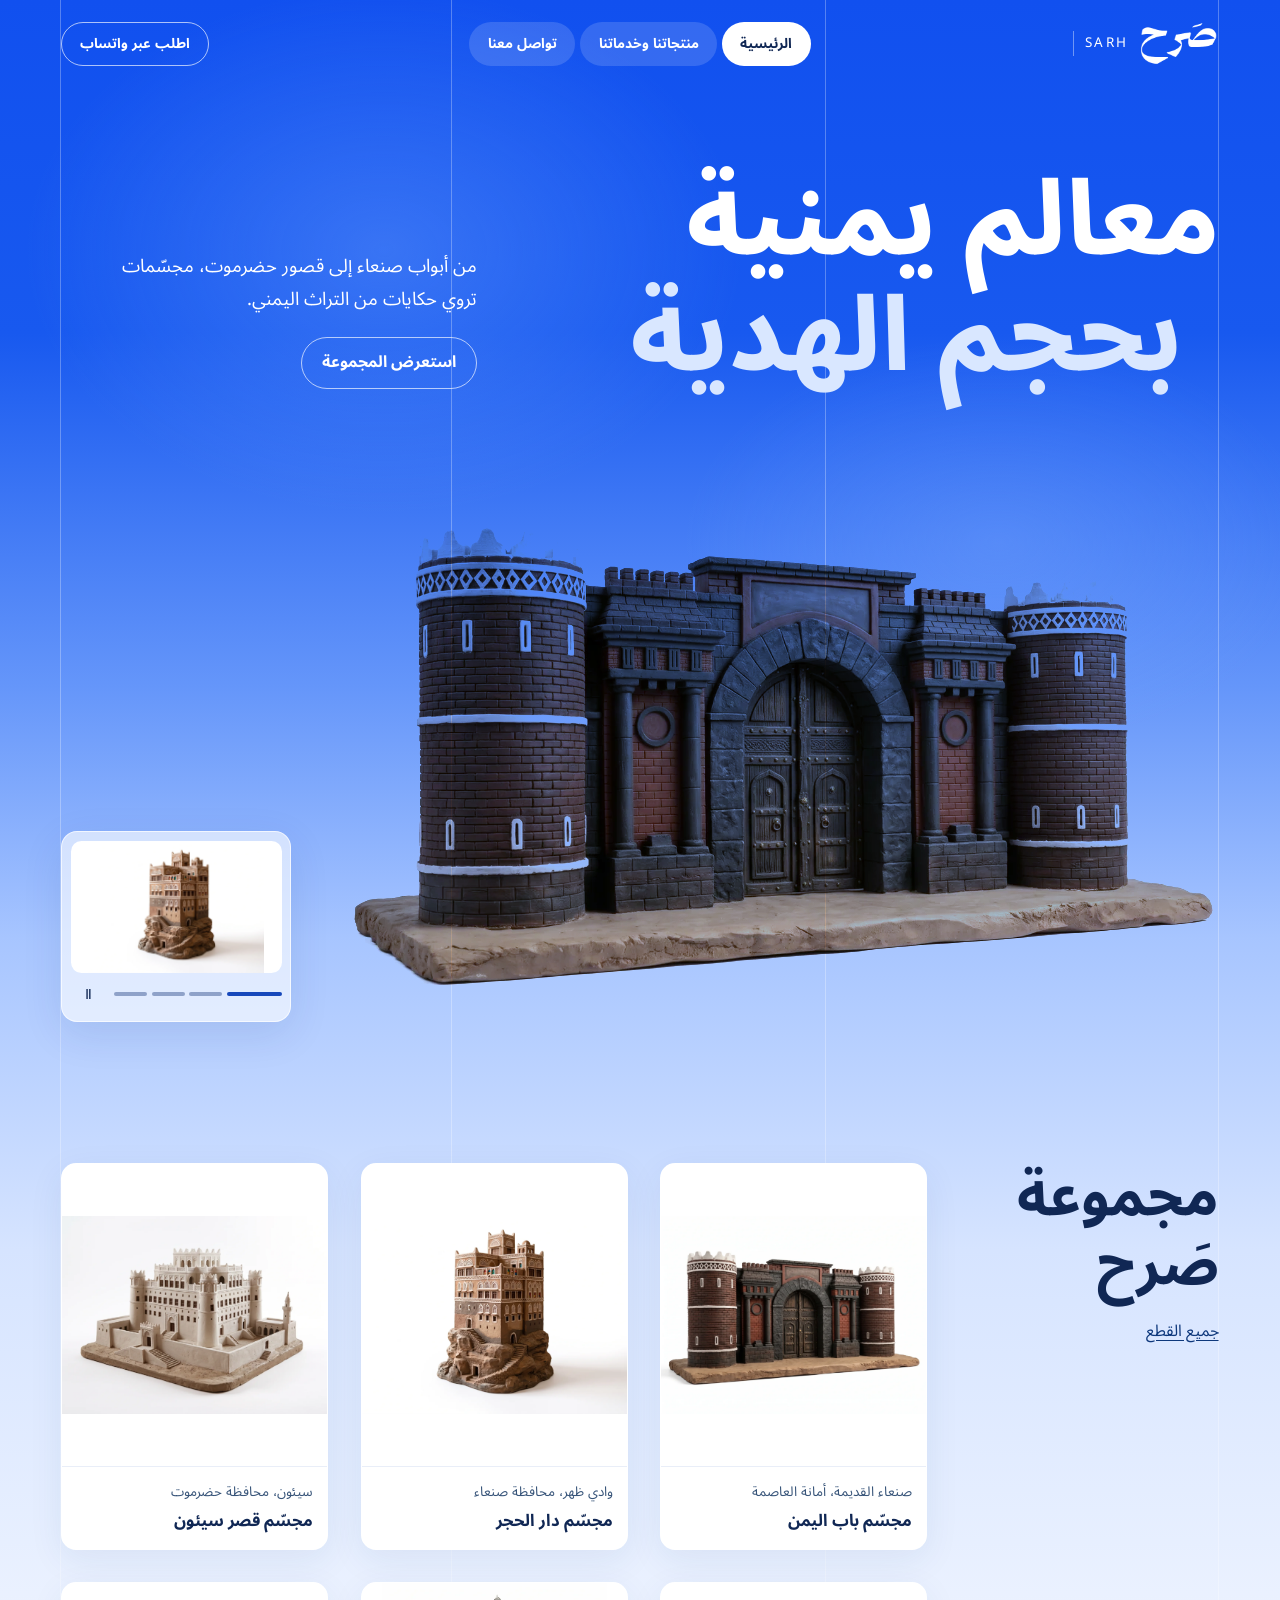
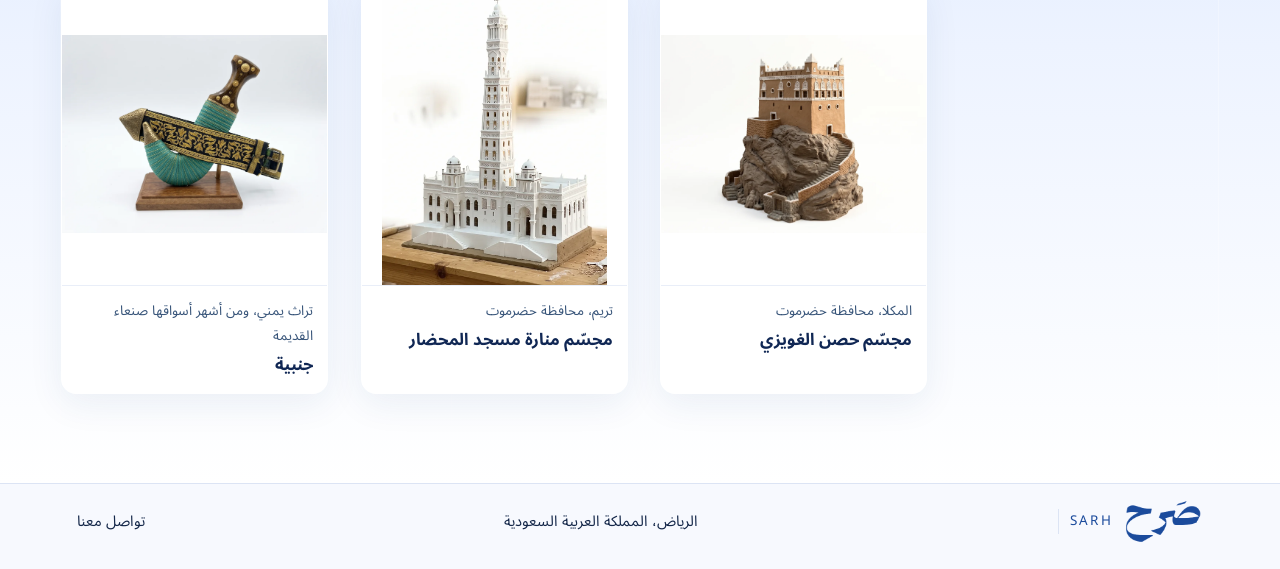
<file: index.html>
<!doctype html>
<html lang="ar" dir="rtl">
<head>
  <meta charset="utf-8">
  <meta name="viewport" content="width=device-width, initial-scale=1">
  <title>الرئيسية | صَرح Sarh</title>
  <link rel="stylesheet" href="https://fonts.googleapis.com/css2?family=Noto+Sans+Arabic:wght@400..800&amp;display=swap">
  <link rel="stylesheet" href="style.css">
  <link rel="stylesheet" href="brand.css">
  <script src="site.js" defer></script>
</head>
<body>
  <div class="home-shell">
    <div class="sky-lines" aria-hidden="true"><i></i><i></i><i></i><i></i></div>
    <header class="site-header">
    <a class="brand" href="index.html" aria-label="صَرح، الرئيسية"><strong>صَرح</strong><small lang="en" dir="ltr">SARH</small></a>
    <button class="menu-toggle" type="button" aria-label="قائمة التنقّل" aria-expanded="false" aria-controls="site-nav">
      <span></span><span></span><span></span>
    </button>
    <nav id="site-nav" aria-label="التنقّل الرئيسي"><a href="index.html" aria-current="page">الرئيسية</a>
<a href="products.html">منتجاتنا وخدماتنا</a>
<a href="contact.html">تواصل معنا</a></nav>
    <a class="header-order" href="https://wa.me/966531148375">اطلب عبر واتساب</a>
  </header>

    <main>
      <section class="sky-hero" aria-labelledby="hero-title">
        <div class="hero-inner">
          <h1 id="hero-title"><span data-words>معالم يمنية</span><em data-words>بحجم الهدية</em></h1>
          <div class="hero-intro">
            <p data-words>من أبواب صنعاء إلى قصور حضرموت، مجسّمات تروي حكايات من التراث اليمني.</p>
            <a class="explore" href="#collection" data-words>استعرض المجموعة</a>
          </div>
        </div>
        <div class="hero-showcase">
          <div class="hero-feature">
            <img src="assets/images/bab-al-yemen.webp" width="1440" height="1075" alt="مجسّم باب اليمن" fetchpriority="high" decoding="async">
          </div>
          <aside class="hero-preview" aria-label="معاينة المعالم">
            <div class="preview-frame">
          <a href="products.html#dar-al-hajar" data-slide><img src="assets/images/dar-al-hajar.webp" alt="دار الحجر" decoding="async"></a>
          <a href="products.html#seiyun-palace" data-slide hidden><img src="assets/images/seiyun-palace.webp" alt="قصر سيئون" decoding="async" loading="lazy"></a>
          <a href="products.html#al-ghuwaizi-fort" data-slide hidden><img src="assets/images/al-ghuwaizi-fort.webp" alt="حصن الغويزي" decoding="async" loading="lazy"></a>
          <a href="products.html#al-mihdar-minaret" data-slide hidden><img src="assets/images/al-mihdar-minaret.webp" alt="منارة مسجد المحضار" decoding="async" loading="lazy"></a>
            </div>
            <div class="preview-controls" hidden>
              <div class="preview-steps" role="group" aria-label="اختيار المعلم">
            <button type="button" data-slide-to="0" aria-label="دار الحجر" aria-pressed="true"></button>
            <button type="button" data-slide-to="1" aria-label="قصر سيئون" aria-pressed="false"></button>
            <button type="button" data-slide-to="2" aria-label="حصن الغويزي" aria-pressed="false"></button>
            <button type="button" data-slide-to="3" aria-label="منارة مسجد المحضار" aria-pressed="false"></button>
              </div>
              <button class="preview-pause" type="button" aria-label="إيقاف العرض التلقائي">Ⅱ</button>
            </div>
          </aside>
        </div>
      </section>
      <section class="wrap collection" data-reveal aria-labelledby="collection">
  <div class="sectionhead"><h2 id="collection" data-words>مجموعة صَرح</h2><a class="line" href="products.html">جميع القطع</a></div>
  <div class="grid collection-grid"><article data-reveal-card>
          <a class="product-image" href="products.html#bab-al-yemen" aria-label="عرض مجسّم باب اليمن"><img src="assets/images/bab-al-yemen.webp" alt="باب اليمن" loading="lazy" decoding="async"></a>
          <div class="product-copy"><p class="place">صنعاء القديمة، أمانة العاصمة</p><h3><a href="products.html#bab-al-yemen">مجسّم باب اليمن</a></h3></div>
        </article><article data-reveal-card>
          <a class="product-image" href="products.html#dar-al-hajar" aria-label="عرض مجسّم دار الحجر"><img src="assets/images/dar-al-hajar.webp" alt="دار الحجر" loading="lazy" decoding="async"></a>
          <div class="product-copy"><p class="place">وادي ظهر، محافظة صنعاء</p><h3><a href="products.html#dar-al-hajar">مجسّم دار الحجر</a></h3></div>
        </article><article data-reveal-card>
          <a class="product-image" href="products.html#seiyun-palace" aria-label="عرض مجسّم قصر سيئون"><img src="assets/images/seiyun-palace.webp" alt="قصر سيئون" loading="lazy" decoding="async"></a>
          <div class="product-copy"><p class="place">سيئون، محافظة حضرموت</p><h3><a href="products.html#seiyun-palace">مجسّم قصر سيئون</a></h3></div>
        </article><article data-reveal-card>
          <a class="product-image" href="products.html#al-ghuwaizi-fort" aria-label="عرض مجسّم حصن الغويزي"><img src="assets/images/al-ghuwaizi-fort.webp" alt="حصن الغويزي" loading="lazy" decoding="async"></a>
          <div class="product-copy"><p class="place">المكلا، محافظة حضرموت</p><h3><a href="products.html#al-ghuwaizi-fort">مجسّم حصن الغويزي</a></h3></div>
        </article><article data-reveal-card>
          <a class="product-image" href="products.html#al-mihdar-minaret" aria-label="عرض مجسّم منارة مسجد المحضار"><img src="assets/images/al-mihdar-minaret.webp" alt="منارة مسجد المحضار" loading="lazy" decoding="async"></a>
          <div class="product-copy"><p class="place">تريم، محافظة حضرموت</p><h3><a href="products.html#al-mihdar-minaret">مجسّم منارة مسجد المحضار</a></h3></div>
        </article><article data-reveal-card>
          <a class="product-image" href="products.html#yemeni-jambiya" aria-label="عرض جنبية"><img src="assets/images/yemeni-jambiya.webp" alt="جنبية" loading="lazy" decoding="async"></a>
          <div class="product-copy"><p class="place">تراث يمني، ومن أشهر أسواقها صنعاء القديمة</p><h3><a href="products.html#yemeni-jambiya">جنبية</a></h3></div>
        </article></div>
</section>
    </main>
  </div>
<footer><a class="brand" href="index.html" aria-label="صَرح، الرئيسية"><strong>صَرح</strong><small lang="en" dir="ltr">SARH</small></a><span>الرياض، المملكة العربية السعودية</span><a href="contact.html">تواصل معنا</a></footer>
</body>
</html>
</file>
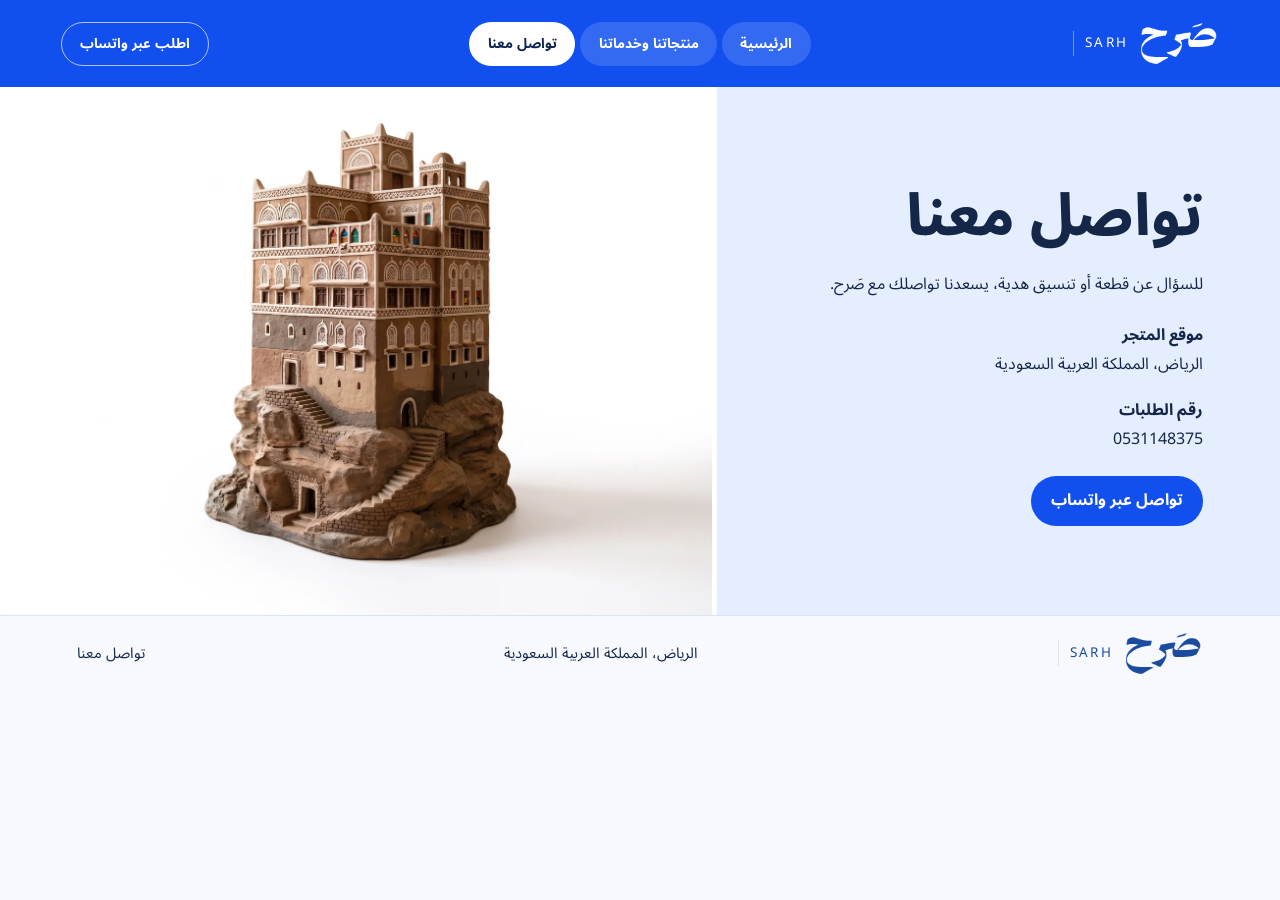
<file: contact.html>
<!doctype html>
<html lang="ar" dir="rtl">
<head>
  <meta charset="utf-8">
  <meta name="viewport" content="width=device-width, initial-scale=1">
  <title>تواصل معنا | صَرح Sarh</title>
  <link rel="stylesheet" href="https://fonts.googleapis.com/css2?family=Noto+Sans+Arabic:wght@400..800&amp;display=swap">
  <link rel="stylesheet" href="style.css">
  <link rel="stylesheet" href="brand.css">
  <script src="site.js" defer></script>
</head>
<body>
  <header class="site-header">
    <a class="brand" href="index.html" aria-label="صَرح، الرئيسية"><strong>صَرح</strong><small lang="en" dir="ltr">SARH</small></a>
    <button class="menu-toggle" type="button" aria-label="قائمة التنقّل" aria-expanded="false" aria-controls="site-nav">
      <span></span><span></span><span></span>
    </button>
    <nav id="site-nav" aria-label="التنقّل الرئيسي"><a href="index.html">الرئيسية</a>
<a href="products.html">منتجاتنا وخدماتنا</a>
<a href="contact.html" aria-current="page">تواصل معنا</a></nav>
    <a class="header-order" href="https://wa.me/966531148375">اطلب عبر واتساب</a>
  </header>
  <main>
  <section class="hero contact">
  <div class="copy">
    <h1>تواصل معنا</h1>
    <p>للسؤال عن قطعة أو تنسيق هدية، يسعدنا تواصلك مع صَرح.</p>
    <dl>
      <dt>موقع المتجر</dt><dd>الرياض، المملكة العربية السعودية</dd>
      <dt>رقم الطلبات</dt><dd><a href="tel:+966531148375"><bdi>0531148375</bdi></a></dd>
    </dl>
    <a class="button" href="https://wa.me/966531148375?text=%D8%A7%D9%84%D8%B3%D9%84%D8%A7%D9%85%20%D8%B9%D9%84%D9%8A%D9%83%D9%85%D8%8C%20%D8%A3%D9%88%D8%AF%20%D8%A7%D9%84%D8%A7%D8%B3%D8%AA%D9%81%D8%B3%D8%A7%D8%B1%20%D8%B9%D9%86%20%D9%85%D9%86%D8%AA%D8%AC%D8%A7%D8%AA%20%D8%B5%D9%8E%D8%B1%D8%AD.">تواصل عبر واتساب</a>
  </div>
  <div class="hero-image"><img src="assets/images/dar-al-hajar.webp" alt="مجسّم دار الحجر" decoding="async"></div>
</section>
  </main>
  <footer><a class="brand" href="index.html" aria-label="صَرح، الرئيسية"><strong>صَرح</strong><small lang="en" dir="ltr">SARH</small></a><span>الرياض، المملكة العربية السعودية</span><a href="contact.html">تواصل معنا</a></footer>
</body>
</html>
</file>
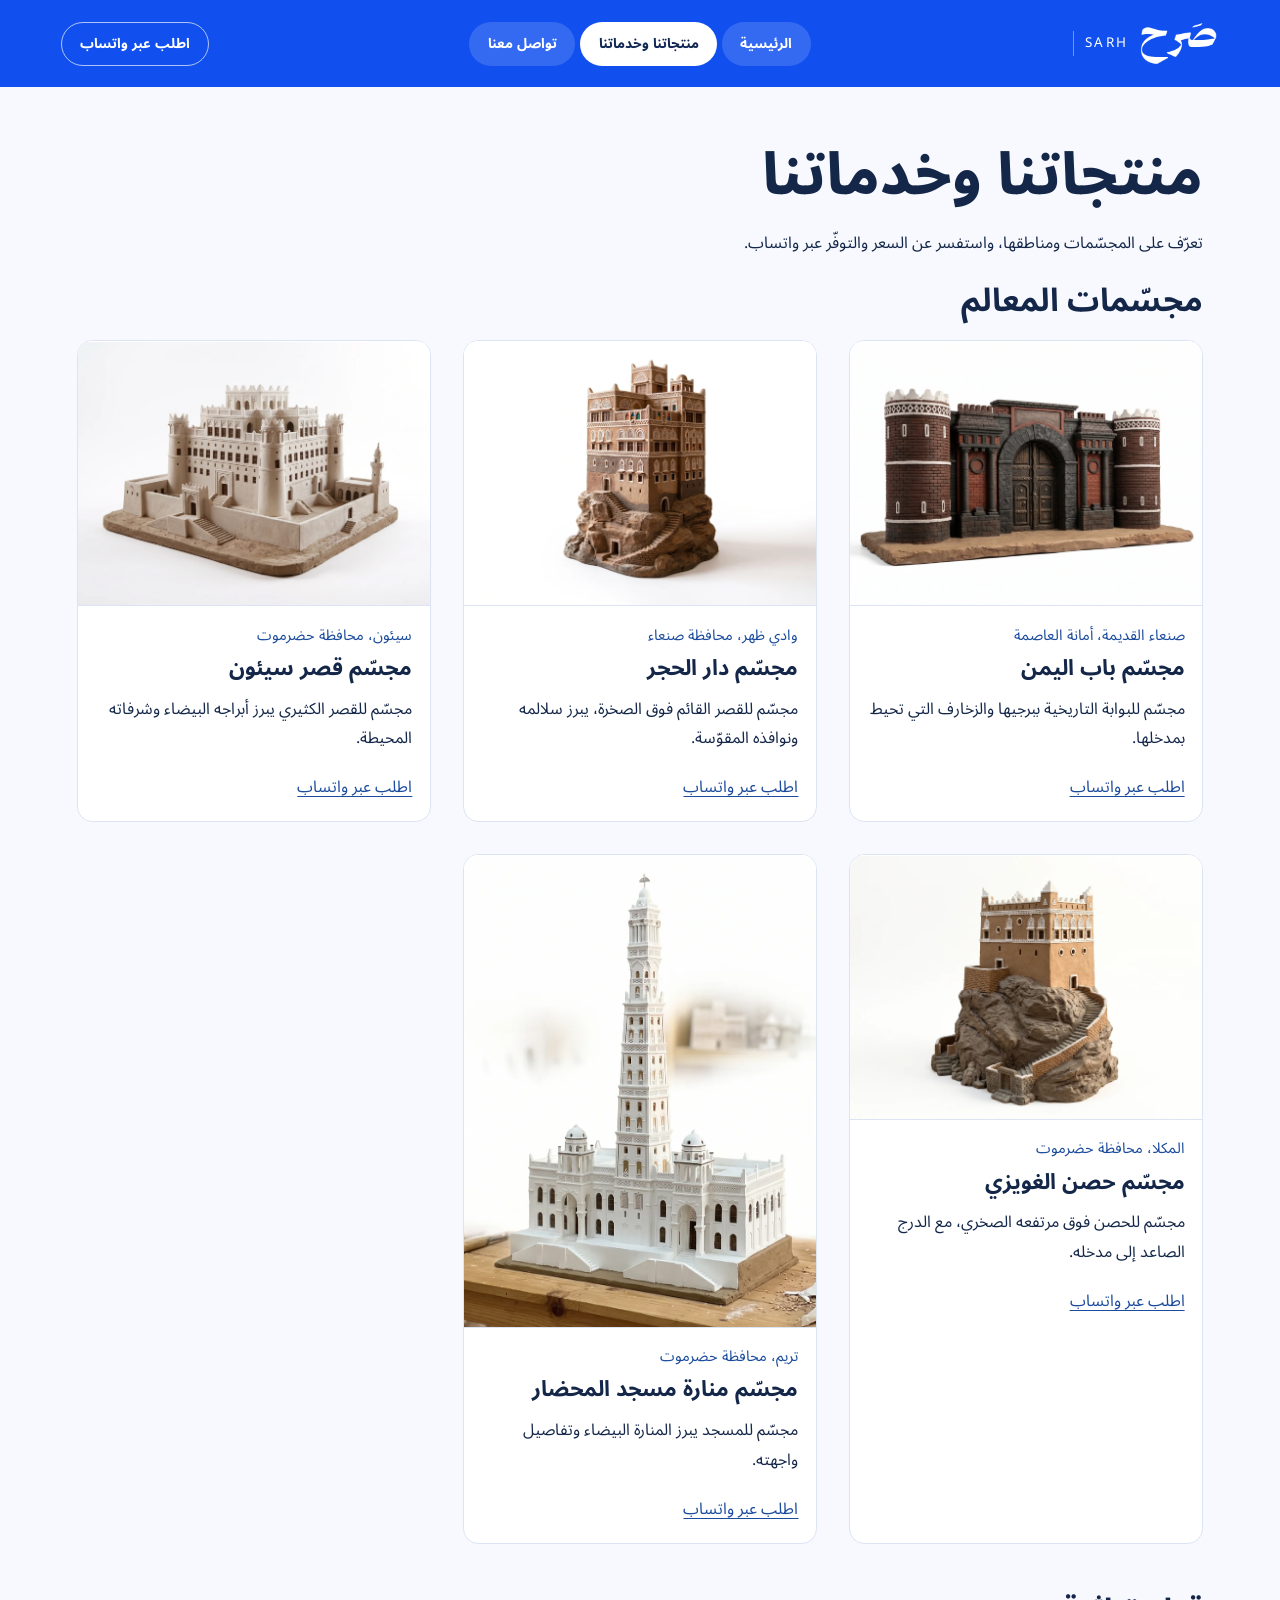
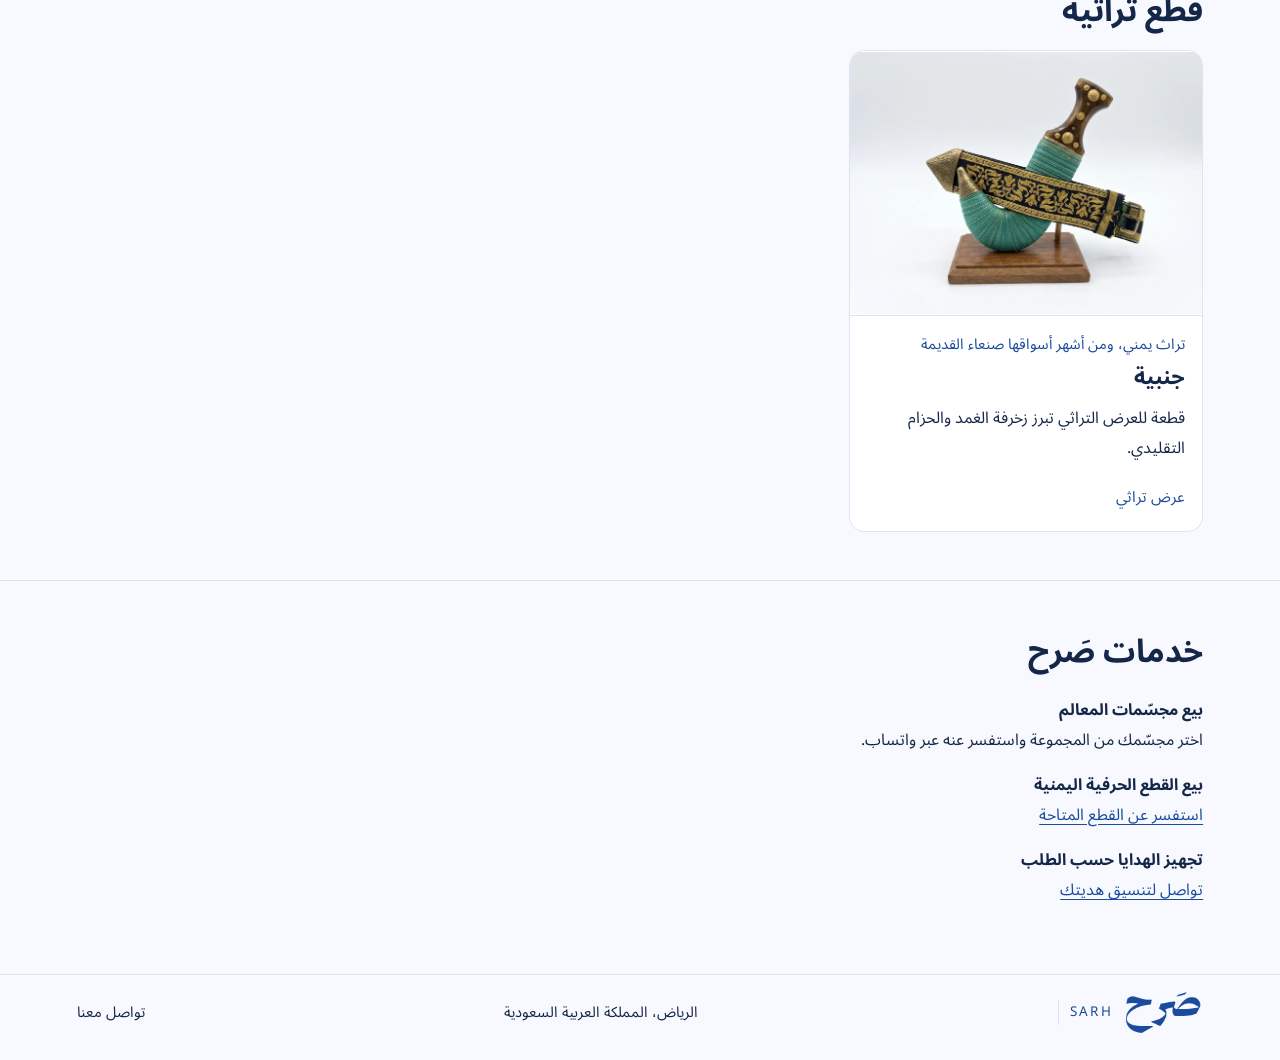
<file: products.html>
<!doctype html>
<html lang="ar" dir="rtl">
<head>
  <meta charset="utf-8">
  <meta name="viewport" content="width=device-width, initial-scale=1">
  <title>منتجاتنا وخدماتنا | صَرح Sarh</title>
  <link rel="stylesheet" href="https://fonts.googleapis.com/css2?family=Noto+Sans+Arabic:wght@400..800&amp;display=swap">
  <link rel="stylesheet" href="style.css">
  <link rel="stylesheet" href="brand.css">
  <script src="site.js" defer></script>
</head>
<body>
  <header class="site-header">
    <a class="brand" href="index.html" aria-label="صَرح، الرئيسية"><strong>صَرح</strong><small lang="en" dir="ltr">SARH</small></a>
    <button class="menu-toggle" type="button" aria-label="قائمة التنقّل" aria-expanded="false" aria-controls="site-nav">
      <span></span><span></span><span></span>
    </button>
    <nav id="site-nav" aria-label="التنقّل الرئيسي"><a href="index.html">الرئيسية</a>
<a href="products.html" aria-current="page">منتجاتنا وخدماتنا</a>
<a href="contact.html">تواصل معنا</a></nav>
    <a class="header-order" href="https://wa.me/966531148375">اطلب عبر واتساب</a>
  </header>
  <main>
  <section class="wrap" aria-labelledby="catalog-title">
  <h1 id="catalog-title">منتجاتنا وخدماتنا</h1>
  <p>تعرّف على المجسّمات ومناطقها، واستفسر عن السعر والتوفّر عبر واتساب.</p>
  <h2 class="catalog-heading">مجسّمات المعالم</h2>
  <div class="grid"><article id="bab-al-yemen">
      <div class="product-image"><img src="assets/images/bab-al-yemen.webp" alt="باب اليمن" loading="lazy" decoding="async"></div>
      <div class="product-copy">
        <p class="place">صنعاء القديمة، أمانة العاصمة</p>
        <h3>مجسّم باب اليمن</h3>
        <p>مجسّم للبوابة التاريخية ببرجيها والزخارف التي تحيط بمدخلها.</p>
        <a class="line" href="https://wa.me/966531148375?text=%D8%A7%D9%84%D8%B3%D9%84%D8%A7%D9%85%20%D8%B9%D9%84%D9%8A%D9%83%D9%85%D8%8C%20%D8%A3%D8%B1%D8%BA%D8%A8%20%D9%81%D9%8A%20%D8%B7%D9%84%D8%A8%20%D9%85%D8%AC%D8%B3%D9%91%D9%85%20%D8%A8%D8%A7%D8%A8%20%D8%A7%D9%84%D9%8A%D9%85%D9%86%20%D9%85%D9%86%20%D8%B5%D9%8E%D8%B1%D8%AD.%20%D9%85%D8%A7%20%D8%A7%D9%84%D8%B3%D8%B9%D8%B1%20%D9%88%D8%AA%D9%81%D8%A7%D8%B5%D9%8A%D9%84%20%D8%A7%D9%84%D8%B7%D9%84%D8%A8%D8%9F" aria-label="اطلب مجسّم باب اليمن عبر واتساب">اطلب عبر واتساب</a>
      </div>
    </article><article id="dar-al-hajar">
      <div class="product-image"><img src="assets/images/dar-al-hajar.webp" alt="دار الحجر" loading="lazy" decoding="async"></div>
      <div class="product-copy">
        <p class="place">وادي ظهر، محافظة صنعاء</p>
        <h3>مجسّم دار الحجر</h3>
        <p>مجسّم للقصر القائم فوق الصخرة، يبرز سلالمه ونوافذه المقوّسة.</p>
        <a class="line" href="https://wa.me/966531148375?text=%D8%A7%D9%84%D8%B3%D9%84%D8%A7%D9%85%20%D8%B9%D9%84%D9%8A%D9%83%D9%85%D8%8C%20%D8%A3%D8%B1%D8%BA%D8%A8%20%D9%81%D9%8A%20%D8%B7%D9%84%D8%A8%20%D9%85%D8%AC%D8%B3%D9%91%D9%85%20%D8%AF%D8%A7%D8%B1%20%D8%A7%D9%84%D8%AD%D8%AC%D8%B1%20%D9%85%D9%86%20%D8%B5%D9%8E%D8%B1%D8%AD.%20%D9%85%D8%A7%20%D8%A7%D9%84%D8%B3%D8%B9%D8%B1%20%D9%88%D8%AA%D9%81%D8%A7%D8%B5%D9%8A%D9%84%20%D8%A7%D9%84%D8%B7%D9%84%D8%A8%D8%9F" aria-label="اطلب مجسّم دار الحجر عبر واتساب">اطلب عبر واتساب</a>
      </div>
    </article><article id="seiyun-palace">
      <div class="product-image"><img src="assets/images/seiyun-palace.webp" alt="قصر سيئون" loading="lazy" decoding="async"></div>
      <div class="product-copy">
        <p class="place">سيئون، محافظة حضرموت</p>
        <h3>مجسّم قصر سيئون</h3>
        <p>مجسّم للقصر الكثيري يبرز أبراجه البيضاء وشرفاته المحيطة.</p>
        <a class="line" href="https://wa.me/966531148375?text=%D8%A7%D9%84%D8%B3%D9%84%D8%A7%D9%85%20%D8%B9%D9%84%D9%8A%D9%83%D9%85%D8%8C%20%D8%A3%D8%B1%D8%BA%D8%A8%20%D9%81%D9%8A%20%D8%B7%D9%84%D8%A8%20%D9%85%D8%AC%D8%B3%D9%91%D9%85%20%D9%82%D8%B5%D8%B1%20%D8%B3%D9%8A%D8%A6%D9%88%D9%86%20%D9%85%D9%86%20%D8%B5%D9%8E%D8%B1%D8%AD.%20%D9%85%D8%A7%20%D8%A7%D9%84%D8%B3%D8%B9%D8%B1%20%D9%88%D8%AA%D9%81%D8%A7%D8%B5%D9%8A%D9%84%20%D8%A7%D9%84%D8%B7%D9%84%D8%A8%D8%9F" aria-label="اطلب مجسّم قصر سيئون عبر واتساب">اطلب عبر واتساب</a>
      </div>
    </article><article id="al-ghuwaizi-fort">
      <div class="product-image"><img src="assets/images/al-ghuwaizi-fort.webp" alt="حصن الغويزي" loading="lazy" decoding="async"></div>
      <div class="product-copy">
        <p class="place">المكلا، محافظة حضرموت</p>
        <h3>مجسّم حصن الغويزي</h3>
        <p>مجسّم للحصن فوق مرتفعه الصخري، مع الدرج الصاعد إلى مدخله.</p>
        <a class="line" href="https://wa.me/966531148375?text=%D8%A7%D9%84%D8%B3%D9%84%D8%A7%D9%85%20%D8%B9%D9%84%D9%8A%D9%83%D9%85%D8%8C%20%D8%A3%D8%B1%D8%BA%D8%A8%20%D9%81%D9%8A%20%D8%B7%D9%84%D8%A8%20%D9%85%D8%AC%D8%B3%D9%91%D9%85%20%D8%AD%D8%B5%D9%86%20%D8%A7%D9%84%D8%BA%D9%88%D9%8A%D8%B2%D9%8A%20%D9%85%D9%86%20%D8%B5%D9%8E%D8%B1%D8%AD.%20%D9%85%D8%A7%20%D8%A7%D9%84%D8%B3%D8%B9%D8%B1%20%D9%88%D8%AA%D9%81%D8%A7%D8%B5%D9%8A%D9%84%20%D8%A7%D9%84%D8%B7%D9%84%D8%A8%D8%9F" aria-label="اطلب مجسّم حصن الغويزي عبر واتساب">اطلب عبر واتساب</a>
      </div>
    </article><article id="al-mihdar-minaret">
      <div class="product-image"><img src="assets/images/al-mihdar-minaret.webp" alt="منارة مسجد المحضار" loading="lazy" decoding="async"></div>
      <div class="product-copy">
        <p class="place">تريم، محافظة حضرموت</p>
        <h3>مجسّم منارة مسجد المحضار</h3>
        <p>مجسّم للمسجد يبرز المنارة البيضاء وتفاصيل واجهته.</p>
        <a class="line" href="https://wa.me/966531148375?text=%D8%A7%D9%84%D8%B3%D9%84%D8%A7%D9%85%20%D8%B9%D9%84%D9%8A%D9%83%D9%85%D8%8C%20%D8%A3%D8%B1%D8%BA%D8%A8%20%D9%81%D9%8A%20%D8%B7%D9%84%D8%A8%20%D9%85%D8%AC%D8%B3%D9%91%D9%85%20%D9%85%D9%86%D8%A7%D8%B1%D8%A9%20%D9%85%D8%B3%D8%AC%D8%AF%20%D8%A7%D9%84%D9%85%D8%AD%D8%B6%D8%A7%D8%B1%20%D9%85%D9%86%20%D8%B5%D9%8E%D8%B1%D8%AD.%20%D9%85%D8%A7%20%D8%A7%D9%84%D8%B3%D8%B9%D8%B1%20%D9%88%D8%AA%D9%81%D8%A7%D8%B5%D9%8A%D9%84%20%D8%A7%D9%84%D8%B7%D9%84%D8%A8%D8%9F" aria-label="اطلب مجسّم منارة مسجد المحضار عبر واتساب">اطلب عبر واتساب</a>
      </div>
    </article></div>
  <h2 class="catalog-heading">قطع تراثية</h2>
  <div class="grid"><article id="yemeni-jambiya">
      <div class="product-image"><img src="assets/images/yemeni-jambiya.webp" alt="جنبية" loading="lazy" decoding="async"></div>
      <div class="product-copy">
        <p class="place">تراث يمني، ومن أشهر أسواقها صنعاء القديمة</p>
        <h3>جنبية</h3>
        <p>قطعة للعرض التراثي تبرز زخرفة الغمد والحزام التقليدي.</p>
        <span class="exhibit">عرض تراثي</span>
      </div>
    </article></div>
</section>
<section class="services wrap">
  <h2>خدمات صَرح</h2>
  <dl>
    <dt>بيع مجسّمات المعالم</dt><dd>اختر مجسّمك من المجموعة واستفسر عنه عبر واتساب.</dd>
    <dt>بيع القطع الحرفية اليمنية</dt><dd><a class="line" href="https://wa.me/966531148375?text=%D8%A7%D9%84%D8%B3%D9%84%D8%A7%D9%85%20%D8%B9%D9%84%D9%8A%D9%83%D9%85%D8%8C%20%D9%85%D8%A7%20%D8%A7%D9%84%D9%82%D8%B7%D8%B9%20%D8%A7%D9%84%D8%AD%D8%B1%D9%81%D9%8A%D8%A9%20%D8%A7%D9%84%D9%8A%D9%85%D9%86%D9%8A%D8%A9%20%D8%A7%D9%84%D9%85%D8%AA%D8%A7%D8%AD%D8%A9%20%D9%84%D8%AF%D9%89%20%D8%B5%D9%8E%D8%B1%D8%AD%D8%9F">استفسر عن القطع المتاحة</a></dd>
    <dt>تجهيز الهدايا حسب الطلب</dt><dd><a class="line" href="https://wa.me/966531148375?text=%D8%A7%D9%84%D8%B3%D9%84%D8%A7%D9%85%20%D8%B9%D9%84%D9%8A%D9%83%D9%85%D8%8C%20%D8%A3%D9%88%D8%AF%20%D8%AA%D9%86%D8%B3%D9%8A%D9%82%20%D9%87%D8%AF%D9%8A%D8%A9%20%D8%AD%D8%B3%D8%A8%20%D8%A7%D9%84%D8%B7%D9%84%D8%A8%20%D9%85%D9%86%20%D8%B5%D9%8E%D8%B1%D8%AD.">تواصل لتنسيق هديتك</a></dd>
  </dl>
</section>
  </main>
  <footer><a class="brand" href="index.html" aria-label="صَرح، الرئيسية"><strong>صَرح</strong><small lang="en" dir="ltr">SARH</small></a><span>الرياض، المملكة العربية السعودية</span><a href="contact.html">تواصل معنا</a></footer>
</body>
</html>
</file>
<file: style.css>
:root {
  --ink: #142749;
  --accent: #1b4b9c;
  --paper: #f7f9fe;
  --rule: #dce4f4;
}

* { box-sizing: border-box; }
body {
  margin: 0;
  background: var(--paper);
  color: var(--ink);
  font: 1rem/1.85 "Thmanyah Sans", "Noto Sans Arabic", Tahoma, Arial, sans-serif;
}
a { color: inherit; text-decoration: none; }
a:focus-visible { outline: 3px solid #408d9e; outline-offset: 4px; }
header, footer, .sectionhead {
  display: flex;
  align-items: center;
  justify-content: space-between;
  flex-wrap: wrap;
  gap: .75rem 1.5rem;
}
header, footer { padding: 1rem 6vw; }
header { border-bottom: 1px solid var(--rule); }
.brand { display: inline-flex; align-items: center; gap: .7rem; color: var(--accent); }
.brand strong { font-size: 2.7rem; line-height: 1.1; }
.brand small {
  border-inline-start: 1px solid var(--rule);
  padding-inline-start: .7rem;
  font-size: .84rem;
  letter-spacing: .17em;
}
nav { display: flex; flex-wrap: wrap; justify-content: center; gap: .4rem clamp(.8rem, 3vw, 3rem); font-size: .96rem; }
nav a { padding: .4rem 0; border-bottom: 2px solid transparent; }
nav a[aria-current], nav a:hover { color: var(--accent); border-color: var(--accent); }
.hero { display: grid; grid-template-columns: 44% 56%; background: #e5eeff; color: var(--ink); }
.hero-image {
  display: grid;
  place-items: center;
  align-content: center;
  min-width: 0;
  background: #fff;
}
.hero-image img { display: block; width: 100%; max-height: 33rem; object-fit: contain; }
.copy { align-self: center; padding: clamp(2rem, 5vw, 5.5rem) 6vw; }
h1, h2, h3 { margin: 0; line-height: 1.45; }
h1 { font-size: clamp(2.25rem, 4.5vw, 4.65rem); font-weight: 800; }
h1 em { color: var(--accent); font-style: normal; }
h2 { font-size: clamp(1.6rem, 2.5vw, 2.55rem); }
h3 { font-size: clamp(1.2rem, 1.7vw, 1.6rem); }
p { margin: .65rem 0 1.2rem; }
.copy p { max-width: 32rem; }
.button { display: inline-block; background: var(--blue); color: #fff; padding: .65rem 1.25rem; border-radius: 999px; font-weight: 700; }
.button:hover { background: var(--navy); }
.wrap { max-width: 90rem; margin: auto; padding: 3rem 6vw; }
.sectionhead, .catalog-heading { margin-bottom: 1rem; }
.grid + .catalog-heading { margin-top: 2.75rem; }
.line { color: var(--accent); text-decoration: underline; text-underline-offset: .24em; }
.grid { display: grid; grid-template-columns: repeat(3, minmax(0, 1fr)); gap: clamp(1rem, 2.5vw, 2rem); }
article { display: flex; flex-direction: column; min-width: 0; background: #fff; border: 1px solid var(--rule); border-radius: .95rem; overflow: hidden; }
article:target { outline: 2px solid var(--accent); outline-offset: 3px; }
.product-image { aspect-ratio: 4 / 3; display: block; min-width: 0; background: #fff; }
.product-image img { display: block; width: 100%; height: 100%; object-fit: contain; }
.product-copy { padding: .95rem 1.1rem 1.15rem; border-top: 1px solid var(--rule); }
.place { margin: 0 0 .25rem; color: var(--accent); font-size: .92rem; }
.exhibit { color: var(--accent); font-size: .95rem; }
.services { border-top: 1px solid var(--rule); }
dl { margin: 1.3rem 0; }
dt { font-weight: 700; }
dd { margin: 0 0 1rem; }
footer { border-top: 1px solid var(--rule); font-size: .92rem; }

@media (max-width: 850px) {
  .grid { grid-template-columns: repeat(2, minmax(0, 1fr)); }
}
@media (max-width: 700px) {
  header { justify-content: center; }
  .hero { grid-template-columns: 1fr; }
  .hero-image img { max-height: 23rem; }
  .copy, .wrap { padding: 2rem 6vw; }
}
@media (max-width: 520px) {
  .grid { grid-template-columns: 1fr; }
}

:root {
  --blue: #1150ef;
  --navy: #102754;
  --nav-glass: rgba(255, 255, 255, .15);
  --gutter: clamp(1.15rem, 4.8vw, 5.5rem);
  --ease-out: cubic-bezier(.2, .7, .2, 1);
}

.site-header {
  position: relative;
  z-index: 5;
  display: grid;
  grid-template-columns: 1fr auto 1fr;
  align-items: center;
  gap: .75rem;
  padding: 1.35rem var(--gutter);
  color: #fff;
  background: var(--blue);
  border: 0;
}
.site-header .brand { justify-self: start; color: inherit; }
.site-header .brand small { border-color: #ffffff65; }
.site-header nav { gap: .3rem; }
.site-header nav a, .header-order, .menu-toggle {
  display: inline-flex;
  align-items: center;
  justify-content: center;
  min-height: 2.75rem;
  padding: .35rem 1.1rem;
  border: 1px solid transparent;
  border-radius: 999px;
  background: var(--nav-glass);
  color: #fff;
  font-size: .86rem;
  font-weight: 700;
}
.site-header nav a[aria-current], .site-header nav a:hover,
.header-order:hover, .menu-toggle:hover {
  color: var(--navy);
  background: #fff;
}
.site-header :focus-visible { outline-color: #fff; }
.header-order { justify-self: end; border-color: #ffffffa8; background: transparent; }
.menu-toggle { display: none; }

.home-shell {
  position: relative;
  isolation: isolate;
  color: var(--navy);
  background:
    radial-gradient(40% 18% at 30% 12%, #78aaff59, transparent 70%),
    radial-gradient(35% 14% at 78% 26%, #82afff47, transparent 70%),
    linear-gradient(180deg, #1150ef 0%, #1859ef 16%, #6596fa 33%, #a7c5ff 45%, #d6e4ff 60%, #edf3ff 79%, #fff 100%);
}
.home-shell .site-header { background: transparent; }
.sky-lines { position: absolute; z-index: -1; inset: 0; pointer-events: none; }
.sky-lines i { position: absolute; inset-block: 0; width: 1px; background: #ffffff49; transform-origin: top; }
.sky-lines i:nth-child(1) { inset-inline-start: 4.8%; --line-order: 0; }
.sky-lines i:nth-child(2) { inset-inline-start: 35.45%; --line-order: 1; }
.sky-lines i:nth-child(3) { inset-inline-start: 64.7%; --line-order: 2; }
.sky-lines i:nth-child(4) { inset-inline-start: 95.2%; --line-order: 3; }
.sky-hero { position: relative; overflow: hidden; }
.hero-inner, .hero-showcase {
  max-width: 100rem;
  margin-inline: auto;
  padding-inline: var(--gutter);
}
.hero-inner {
  position: relative;
  z-index: 2;
  display: grid;
  grid-template-columns: minmax(0, 1fr) minmax(14rem, 26rem);
  align-items: end;
  gap: 1.5rem;
  color: #fff;
  padding-top: clamp(2rem, 6vw, 6.5rem);
}
.hero-inner h1 {
  font-size: clamp(3.1rem, 8vw, 8.1rem);
  line-height: 1.13;
  font-weight: 800;
}
.hero-inner h1 > span, .hero-inner h1 > em { display: block; }
.hero-inner h1 em { color: #d9e7ff; padding-inline-start: .36em; }
.hero-intro { padding-bottom: .35rem; }
.hero-intro p { max-width: 23rem; font-size: clamp(1rem, 1.45vw, 1.28rem); line-height: 1.75; margin: 0 0 1.4rem; }
.explore {
  display: inline-block;
  padding: .65rem 1.25rem;
  border: 1px solid #ffffffa8;
  border-radius: 999px;
  font-weight: 700;
}
.explore:hover, .explore:focus-visible { color: var(--navy); background: #fff; }
.explore:focus-visible { outline-color: #fff; }
.hero-showcase {
  position: relative;
  display: grid;
  grid-template-columns: minmax(0, 1fr) clamp(10rem, 18vw, 17.5rem);
  align-items: end;
  gap: clamp(.5rem, 4vw, 4rem);
  margin-top: clamp(0rem, 1vw, 1rem);
}
.hero-feature {
  min-width: 0;
  margin-inline: -1rem;
  mix-blend-mode: multiply;
}
.hero-feature img {
  display: block;
  width: 100%;
  height: auto;
  filter: brightness(1.28) saturate(1.08);
  /* The photograph already has a white studio backdrop. */
  mask-image: linear-gradient(to bottom, transparent 1%, black 17%, black 91%, transparent 100%);
}
.hero-preview {
  align-self: end;
  position: relative;
  color: var(--navy);
  margin-block-end: clamp(1rem, 5vw, 5rem);
  padding: .55rem;
  border: 1px solid #ffffffad;
  border-radius: 1rem;
  background: #ffffff9e;
  box-shadow: 0 12px 40px #1035781a;
}
.preview-frame { aspect-ratio: 1.6; overflow: hidden; border-radius: .65rem; background: #fff; }
.preview-frame a { display: block; height: 100%; }
.preview-frame a[hidden], .preview-controls[hidden] { display: none; }
.preview-frame img { display: block; width: 100%; height: 100%; object-fit: contain; }
.preview-controls { display: flex; align-items: center; gap: .5rem; padding-top: .25rem; }
.preview-steps { flex: 1; display: flex; gap: .3rem; }
.preview-steps button, .preview-pause {
  cursor: pointer;
  border: 0;
  background: transparent;
  color: inherit;
}
.preview-steps button { flex: 1; min-height: 1.9rem; padding: 0; transition: flex .35s; }
.preview-steps button::after { content: ""; display: block; height: .22rem; border-radius: 1rem; background: #445e9785; }
.preview-steps button[aria-pressed="true"] { flex: 1.65; }
.preview-steps button[aria-pressed="true"]::after { background: #1748bb; }
.preview-pause { min-width: 2.2rem; min-height: 2.2rem; font-size: .9rem; }

.collection {
  display: grid;
  grid-template-columns: minmax(10rem, .65fr) minmax(0, 2.35fr);
  align-items: start;
  gap: 1.5rem clamp(1.5rem, 4vw, 5rem);
  max-width: 100rem;
  padding: clamp(3rem, 6vw, 7rem) var(--gutter) clamp(3rem, 7vw, 7rem);
}
.collection .sectionhead { display: grid; justify-content: start; margin: 0; gap: 1rem; }
.collection h2 { font-size: clamp(2.45rem, 4.5vw, 5rem); line-height: 1.2; }
.collection h2 { text-decoration: underline; text-decoration-thickness: .035em; text-underline-offset: .12em; }
.collection .line { color: #0e387c; }
.collection-grid article { overflow: hidden; border: 1px solid #ffffffa6; border-radius: .95rem; background: #fff; box-shadow: 0 10px 35px #153d7b13; }
.collection-grid .product-image { aspect-ratio: .88; overflow: hidden; }
.collection-grid img { transition: transform .8s var(--ease-out); }
.collection-grid a:hover img, .collection-grid a:focus-visible img { transform: scale(1.06); }
.collection-grid a:focus-visible { outline-offset: -4px; }
.collection-grid .product-copy { padding: .85rem .9rem 1rem; border-color: #e9eef8; }
.collection-grid .place { color: #375479; font-size: .84rem; }
.collection-grid h3 { font-size: clamp(1rem, 1.3vw, 1.3rem); }

.word { display: inline-block; }
@keyframes line-grow { from { transform: scaleY(0); } to { transform: scaleY(1); } }
@keyframes nav-in { from { opacity: 0; transform: translateY(-.75rem); } }
@keyframes word-in { from { opacity: 0; transform: translateY(.45em); filter: blur(.2em); } }
@keyframes feature-in { from { opacity: 0; transform: translateY(28%) scale(1.045); } }
@keyframes rise-in { from { opacity: 0; transform: translateY(1.4rem) scale(.98); } }

@media (prefers-reduced-motion: no-preference) {
  .with-motion .sky-lines i { animation: line-grow 1.6s cubic-bezier(.65, 0, .35, 1) calc(var(--line-order) * .1s) both; }
  .with-motion .site-header :is(.brand, nav a, .menu-toggle, .header-order) { animation: nav-in .7s var(--ease-out) var(--nav-delay, .12s) both; }
  .with-motion .site-header nav a:nth-child(1) { --nav-delay: .2s; }
  .with-motion .site-header nav a:nth-child(2) { --nav-delay: .28s; }
  .with-motion .site-header nav a:nth-child(3) { --nav-delay: .36s; }
  .with-motion .site-header :is(.menu-toggle, .header-order) { --nav-delay: .44s; }
  .with-motion .hero-inner h1 .word { animation: word-in .9s var(--ease-out) calc(.48s + var(--word) * .13s) both; }
  .with-motion .hero-inner h1 em .word { animation-delay: calc(.74s + var(--word) * .13s); }
  .with-motion .hero-intro p .word { animation: word-in .7s var(--ease-out) calc(1s + var(--word) * .055s) both; }
  .with-motion .explore { animation: rise-in .85s var(--ease-out) 1.56s both; }
  .with-motion .hero-feature { animation: feature-in 3s cubic-bezier(.22, .61, .24, 1) .2s both; }
  .with-motion .hero-preview { animation: rise-in .95s var(--ease-out) 1.8s both; }
  .with-motion .collection.observe:not(.is-visible) :is(h2 .word, article) { opacity: 0; }
  .with-motion .collection.is-visible h2 .word { animation: word-in .8s var(--ease-out) calc(var(--word) * .13s) both; }
  .with-motion .collection.is-visible article { animation: rise-in .95s var(--ease-out) var(--card-delay, .16s) both; }
  .with-motion .collection article:nth-child(3n+2) { --card-delay: .28s; }
  .with-motion .collection article:nth-child(3n) { --card-delay: .4s; }
  html:has(.home-shell) { scroll-behavior: smooth; }
}
@media (prefers-reduced-motion: reduce) {
  .collection-grid img, .preview-steps button { transition: none; }
  .collection-grid a:hover img, .collection-grid a:focus-visible img { transform: none; }
}
@media (max-width: 860px) {
  .site-header { grid-template-columns: 1fr auto; }
  .site-header .header-order { display: none; }
  .menu-enabled .menu-toggle {
    display: flex;
    flex-direction: column;
    justify-content: center;
    gap: .25rem;
    width: 2.75rem;
    padding: .6rem;
    cursor: pointer;
  }
  .menu-toggle span { width: 1.05rem; height: 2px; border-radius: 1rem; background: currentColor; }
  .site-header nav { grid-column: 1 / -1; }
  .menu-enabled nav {
    position: absolute;
    inset: calc(100% - .25rem) var(--gutter) auto;
    display: none;
    padding: .6rem;
    border: 1px solid #ffffff66;
    border-radius: 1rem;
    background: #1443b3f0;
    backdrop-filter: blur(1rem);
    box-shadow: 0 1rem 2rem #10275433;
  }
  .menu-enabled .menu-toggle[aria-expanded="true"] + nav { display: grid; }
  .hero-inner { grid-template-columns: 1fr; align-items: start; gap: 1.35rem; }
  .hero-showcase { grid-template-columns: minmax(0, 1fr) minmax(8rem, 24%); gap: .7rem; }
  .collection { grid-template-columns: 1fr; }
  .collection .sectionhead { display: flex; justify-content: space-between; }
  .collection-grid {
    grid-template-columns: none;
    grid-auto-flow: column;
    grid-auto-columns: clamp(11.75rem, 33vw, 17rem);
    overflow-x: auto;
    padding: .4rem .15rem 1.25rem;
    scroll-snap-type: x mandatory;
    scrollbar-width: thin;
    scrollbar-color: #6584bd transparent;
  }
  .collection-grid article { scroll-snap-align: start; }
}
@media (max-width: 480px) {
  .hero-inner h1 { font-size: clamp(2.65rem, 11vw, 3.6rem); }
  .hero-showcase { grid-template-columns: 1fr; gap: 0; }
  .hero-feature { margin-inline: -.75rem; }
  .hero-preview { width: 9.75rem; justify-self: end; margin-block: -1.1rem 0; }
  .collection-grid { grid-auto-columns: min(66vw, 16rem); }
}
</file>
<file: brand.css>
@media screen and (forced-colors: none) {
  @supports (mask-image: linear-gradient(black, black)) {
    .brand strong { position:relative; display:inline-block; width:var(--width); height:var(--height); white-space:nowrap; -webkit-text-fill-color:transparent;--width:1.8333333333333333em;--height:0.9848484848484849em;--offset:-0.4090909090909091em;--ink-image:url([data-uri])}
    .brand strong::after {content:""; position:absolute; inset:0; background:currentColor; mask:var(--ink-image) center / 100% 100% no-repeat; pointer-events:none}
  }
}
</file>
